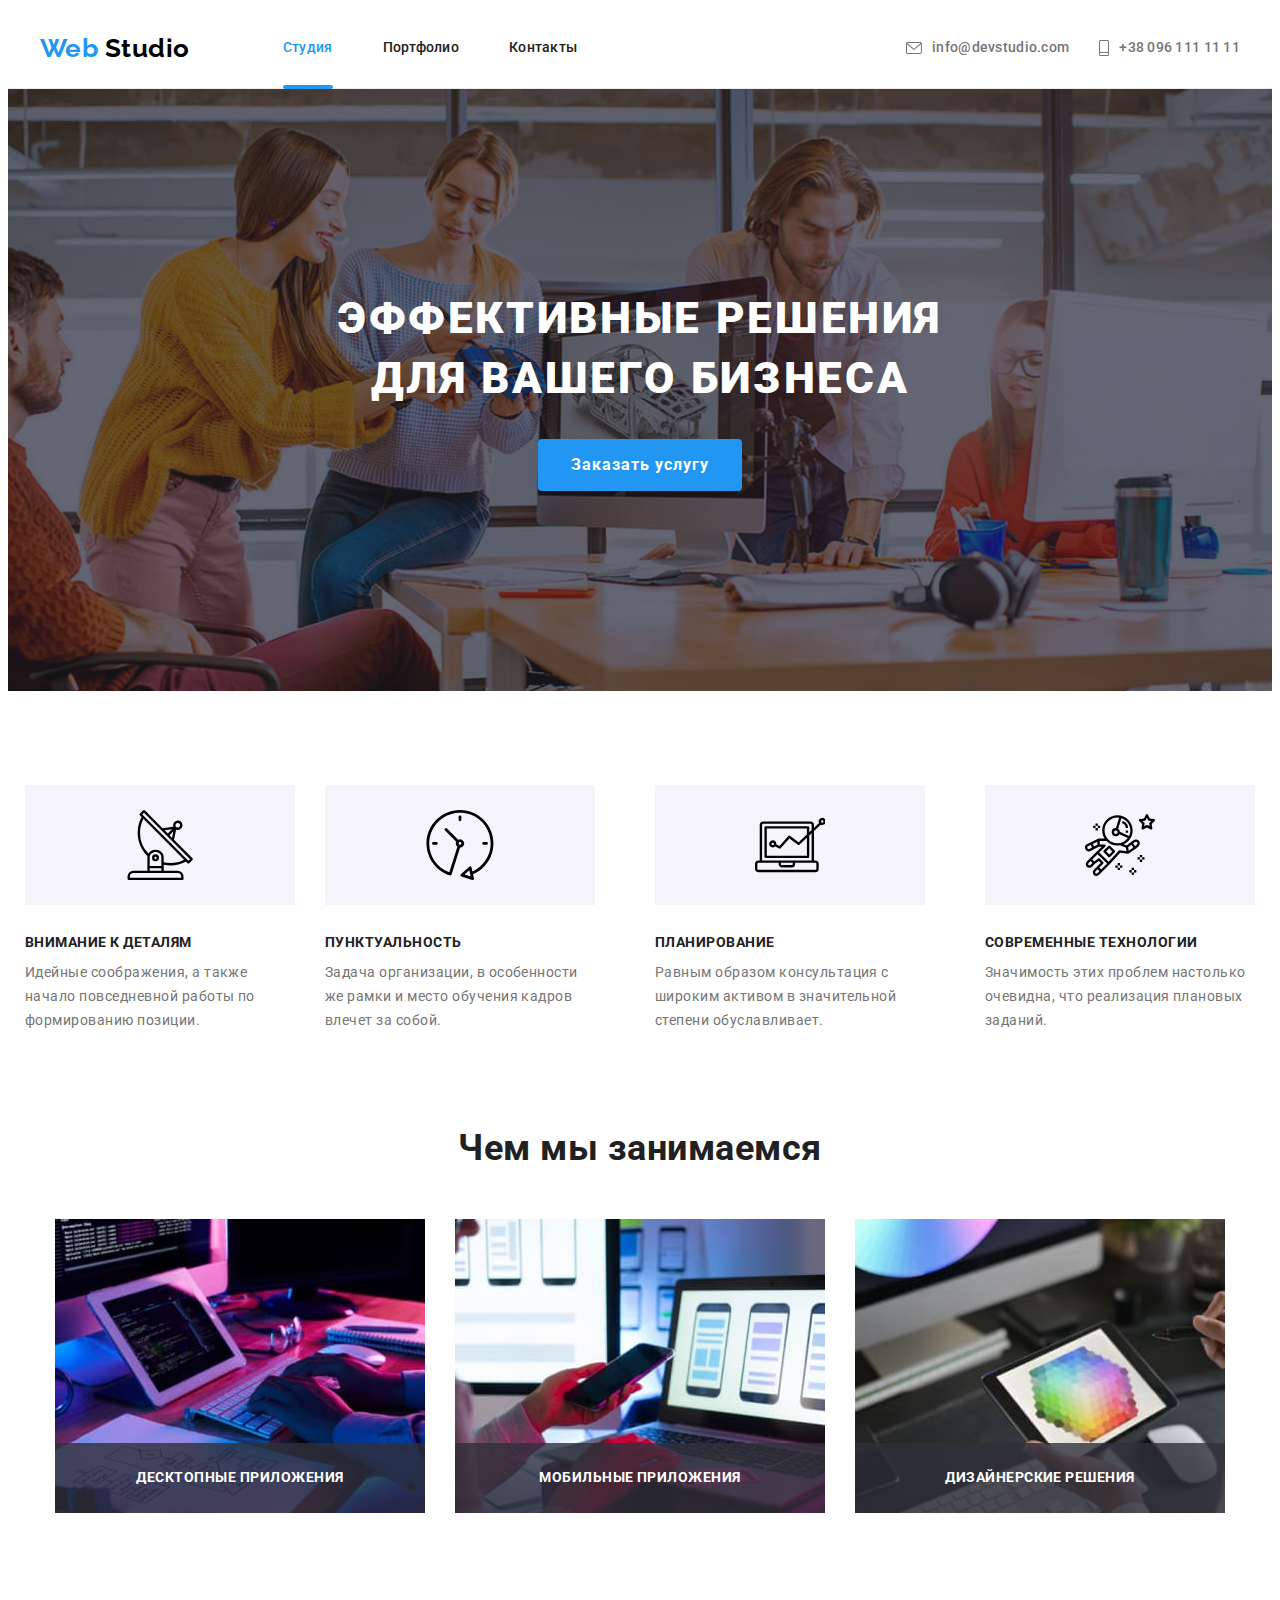
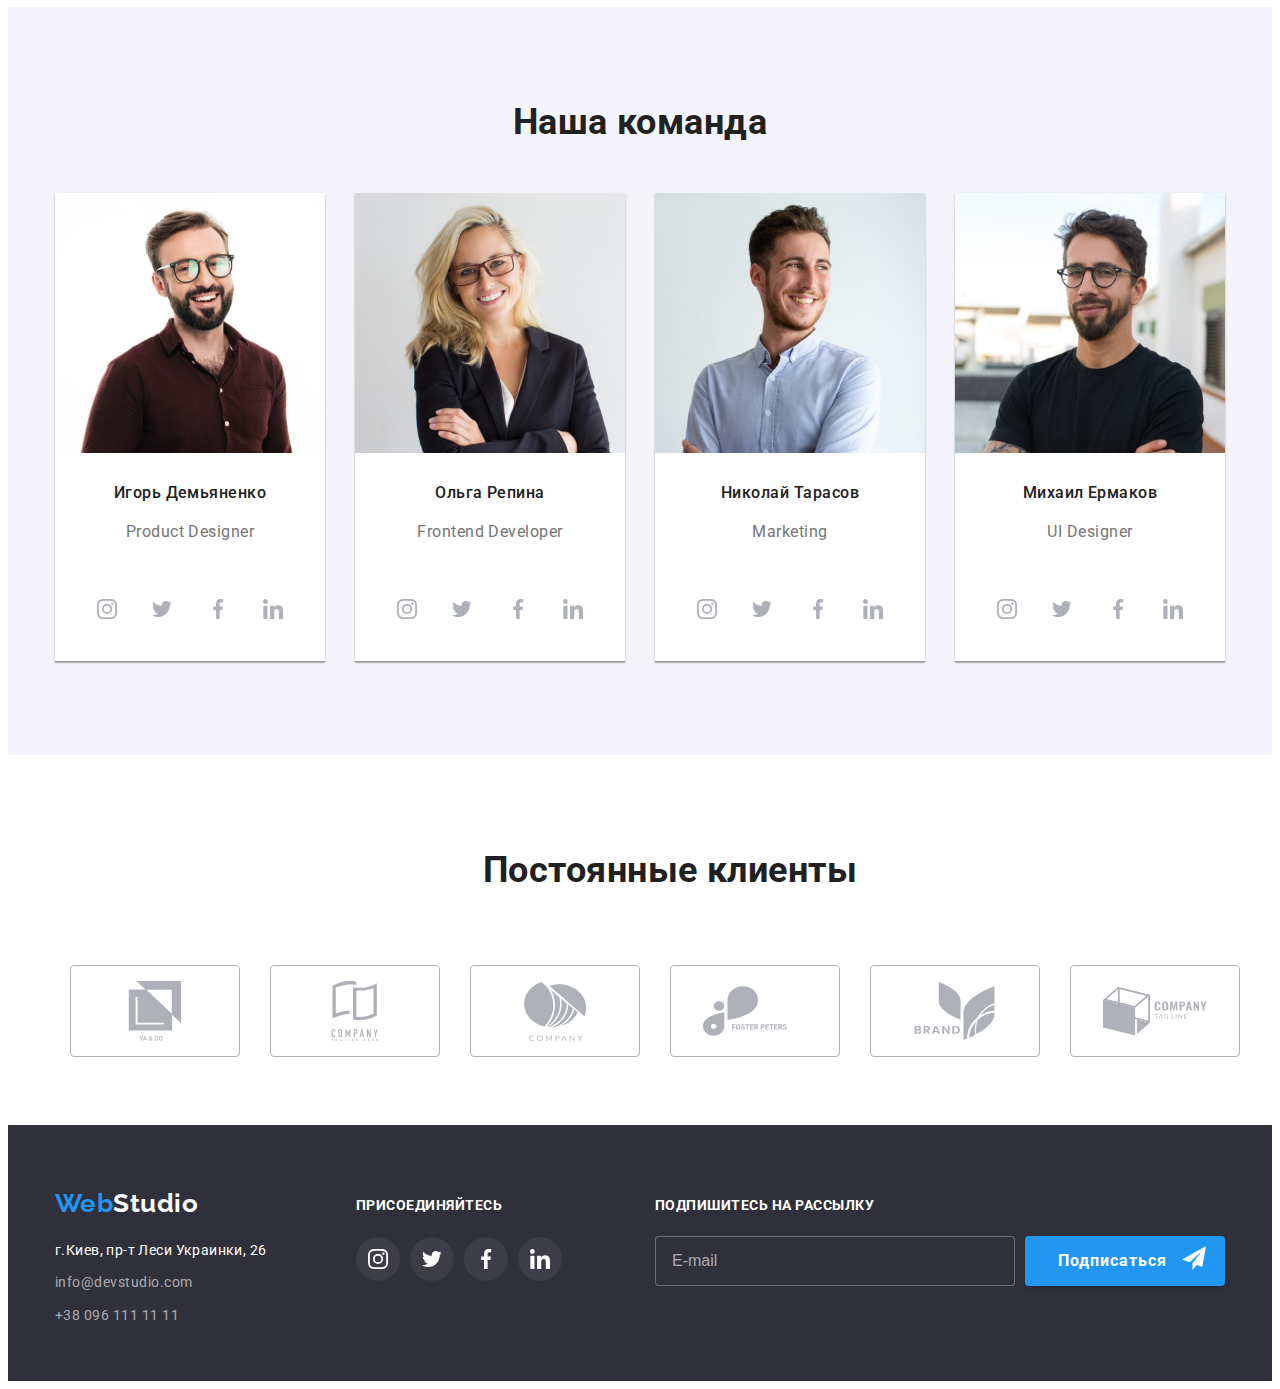
<file: index.html>
<!DOCTYPE html>
<html lang="ru">
<head>
    <meta charset="UTF-8">
    <meta http-equiv="X-UA-Compatible" content="IE=edge">
    <meta name="viewport" content="width=device-width, initial-scale=1.0">
    <title>Студия</title>
    <link rel="preconnect" href="https://fonts.googleapis.com"/>
    <link rel="preconnect" href="https://fonts.gstatic.com" crossorigin/>
    <link href="https://fonts.googleapis.com/css2?family=Raleway:wght@700&family=Roboto:wght@400;500;700;900&display=swap" rel="stylesheet"/>
      <link rel="stylesheet" href="https://github.com/sindresorhus/modern-normalize/blob/main/modern-normalize.css"/>
      <link rel="stylesheet" href="./css/styles.css" />
</head>

<body>
    <!--Шапка-->
  <header class="header">
      <!--Главная навигация-->
    <div class="container nav-flex">      
      <nav class="header-nav">
        <a class="logo-link link" href="./index.html">Web <span class="logo-black">Studio</span></a>
        <ul class="header-nav-list list"> 
          <li class="header-nav-item">
            <a class="header-nav-link link current" href="./index.html">Студия</a>
          </li>
          <li class="header-nav-item">
            <a class="header-nav-link link" href="./portfolio.html">Портфолио</a>
          </li>
          <li class="header-nav-item">
            <a class="header-nav-link link" href="">Контакты</a>
          </li>
        </ul>
      </nav>
          
        <!--Контакты-->

      <ul class="header-contact-list list">
          <li class="header-contact-item"> 
            <a class="header-contact-link link" href="mailto:info@devstudio.com">
              <svg class="contact-icon" width="16" height="12">
                <use href="./images/icons.svg#icon-envelope"></use>
              </svg>
              info@devstudio.com</a>
          </li>
          <li class="header-contact-item"> 
            <a class="header-contact-link link" href="tel:+380961111111">
              <svg class="contact-icon" width="10" height="16">
                <use href="./images/icons.svg#icon-mobile"></use>
              </svg>
              +38 096 111 11 11</a>
          </li>
        </ul>
  </div>
  </header>

     <!--Основной контент-->

<main>

    <!--Герой-->

      <section class="hero section">
       
         <h1 class="hero-title">Эффективные решения для вашего бизнеса</h1>
         <button class="hero-btn" type="button" data-modal-open>Заказать услугу</button>
       
      </section>

    <!--Особенности-->

      <section class="features-section section ">
        <div class="conteiner">
          <!-- h2 Особенности спрятать-->
          <h2 class="visually-hidden">Особенности</h2>
         <ul class="features-list list">

            <li class="features-item">
              <div class="features-icon-fon">
                <svg class="features-icon" width="70" height="70">
                  <use href="./images/icons.svg#icon-antenna"></use>
                </svg>
              </div>


              <h3 class="features-title">Внимание к деталям</h3>
              <p class="features-text">
                Идейные соображения, а также начало повседневной работы по 
                формированию позиции.
              </p>
            </li>

           <li class="features-item">
            <div class="features-icon-fon">
              <svg class="features-icon" width="70" height="70">
                <use href="./images/icons.svg#icon-clock"></use>
              </svg>
            </div>

              <h3 class="features-title">Пунктуальность</h3>
              <p class="features-text">Задача организации, в особенности же рамки и место обучения кадров влечет за собой.</p>
           </li>

            <li class="features-item">
              <li class="features-item">
                <div class="features-icon-fon">
                  <svg class="features-icon" width="70" height="70">
                    <use href="./images/icons.svg#icon-diagram"></use>
                  </svg>
                </div>

              <h3 class="features-title">Планирование</h3>
               <p class="features-text">Равным образом консультация с широким активом в значительной степени обуславливает.</p>
            </li>

            <li class="features-item">
              <li class="features-item">
                <div class="features-icon-fon">
                  <svg class="features-icon" width="70" height="70">
                    <use href="./images/icons.svg#icon-astronaut"></use>
                  </svg>
                </div>

              <h3 class="features-title">Современные технологии</h3>
              <p class="features-text">Значимость этих проблем настолько очевидна, что реализация плановых заданий.</p>
            </li>
        </ul>
        </div>
</section>
 
   <!--Чем мы занимаемся-->
   
<section class="work-section section">
  <div class="conteiner">
    <h2 class="section-title">Чем мы занимаемся</h2>
    <ul class="work-list list">
      <li class="work-item">
        <img src="./images/img-1.jpg" alt="Работник пишет код на клавиатуре" width="370" height="294" />
        <p class="work-text">Десктопные приложения</p>
      </li>
      <li class="work-item">
        <img src="./images/img-2.jpg" alt="Работник создает мобильное приложение" width="370" height="294" />
        <p class="work-text">Мобильные приложения</p>
      </li>
      <li class="work-item">
        <img src="./images/img-3.jpg" alt="Работник делает выбор палитры" width="370" height="294" />
        <p class="work-text">Дизайнерские решения</p>
      </li>
    </ul>
  </div>
</section>

   <!--Наша команда-->

<section class="team-section">
  <div class="conteiner">
      <h2 class="section-title">Наша команда</h2>
     <ul class="team-list list">
       <li class="team-item">
         <img 
         src="./images/ppl-1.jpg" 
         alt="Фото Игоря Демьяненко"
         width="270"
         height="260"
        />
        <div class="team-workers">
         <h3 class="team-worker">Игорь Демьяненко</h3>
         <p class="team-profession" lang="en">Product Designer</p>
                <ul class="team-social-list list">
                  <li class="team-social-item">
                    <a class="team-social-link link" href="">
                      <svg class="team-social-icon" width="20" height="20">
                        <use href="./images/icons.svg#icon-instagram"></use>
                      </svg>
                    </a>
                  </li>
                
                  <li class="team-social-item">
                    <a class="team-social-link link" href="">
                      <svg class="team-social-icon" width="20" height="20">
                        <use href="./images/icons.svg#icon-twitter"></use>
                      </svg>
                    </a>
                  </li>
                
                  <li class="team-social-item">
                    <a class="team-social-link link" href="">
                      <svg class="team-social-icon" width="20" height="20">
                        <use href="./images/icons.svg#icon-facebook"></use>
                      </svg>
                    </a>
                  </li>
                
                  <li class="team-social-item">
                    <a class="team-social-link link" href="">
                      <svg class="team-social-icon" width="20" height="20">
                        <use href="./images/icons.svg#icon-linkedin"></use>
                      </svg>
                    </a>
                  </li>
                </ul>       
        </div>
        </li>

       <li class="team-item">
         <img 
         src="./images/ppl-2.jpg" 
         alt="Фото Ольги Репиной"
         width="270"
         height="260"
        />
        <div class="team-workers">
         <h3 class="team-worker">Ольга Репина</h3>
         <p class="team-profession" lang="en">Frontend Developer</p>
                <ul class="team-social-list list">
                  <li class="team-social-item">
                    <a class="team-social-link link" href="">
                      <svg class="team-social-icon" width="20" height="20">
                        <use href="./images/icons.svg#icon-instagram"></use>
                      </svg>
                    </a>
                  </li>

                  <li class="team-social-item">
                    <a class="team-social-link link" href="">
                      <svg class="team-social-icon" width="20" height="20">
                        <use href="./images/icons.svg#icon-twitter"></use>
                      </svg>
                    </a>
                  </li>

                  <li class="team-social-item">
                    <a class="team-social-link link" href="">
                      <svg class="team-social-icon" width="20" height="20">
                        <use href="./images/icons.svg#icon-facebook"></use>
                      </svg>
                    </a>
                  </li>

                  <li class="team-social-item">
                    <a class="team-social-link link" href="">
                      <svg class="team-social-icon" width="20" height="20">
                        <use href="./images/icons.svg#icon-linkedin"></use>
                      </svg>
                    </a>
                  </li>
                </ul>
        </div>
        </li>

       <li class="team-item">
         <img 
         src="./images/ppl-3.jpg" 
         alt="Фото Николая Тарасова"
         width="270"
         height="260"
        />
        <div class="team-workers">
         <h3 class="team-worker">Николай Тарасов</h3>
         <p class="team-profession" lang="en">Marketing</p>
                <ul class="team-social-list list">
                  <li class="team-social-item">
                    <a class="team-social-link link" href="">
                      <svg class="team-social-icon" width="20" height="20">
                        <use href="./images/icons.svg#icon-instagram"></use>
                      </svg>
                    </a>
                  </li>
                
                  <li class="team-social-item">
                    <a class="team-social-link link" href="">
                      <svg class="team-social-icon" width="20" height="20">
                        <use href="./images/icons.svg#icon-twitter"></use>
                      </svg>
                    </a>
                  </li>
                
                  <li class="team-social-item">
                    <a class="team-social-link link" href="">
                      <svg class="team-social-icon" width="20" height="20">
                        <use href="./images/icons.svg#icon-facebook"></use>
                      </svg>
                    </a>
                  </li>
                
                  <li class="team-social-item">
                    <a class="team-social-link link" href="">
                      <svg class="team-social-icon" width="20" height="20">
                        <use href="./images/icons.svg#icon-linkedin"></use>
                      </svg>
                    </a>
                  </li>
                </ul>
        </div>
         </li>


       <li class="team-item">
         <img 
         src="./images/ppl-4.jpg" 
         alt="Фото Михаила Ермакова"
         width="270"
         height="260"
        />
        <div class="team-workers">
         <h3 class="team-worker">Михаил Ермаков</h3>
         <p class="team-profession" lang="en">UI Designer</p>
              <ul class="team-social-list list">
                <li class="team-social-item">
                  <a class="team-social-link link" href="">
                    <svg class="team-social-icon" width="20" height="20">
                      <use href="./images/icons.svg#icon-instagram"></use>
                    </svg>
                  </a>
                </li>
              
                <li class="team-social-item">
                  <a class="team-social-link link" href="">
                    <svg class="team-social-icon" width="20" height="20">
                      <use href="./images/icons.svg#icon-twitter"></use>
                    </svg>
                  </a>
                </li>
              
                <li class="team-social-item">
                  <a class="team-social-link link" href="">
                    <svg class="team-social-icon" width="20" height="20">
                      <use href="./images/icons.svg#icon-facebook"></use>
                    </svg>
                  </a>
                </li>
              
                <li class="team-social-item">
                  <a class="team-social-link link" href="">
                    <svg class="team-social-icon" width="20" height="20">
                      <use href="./images/icons.svg#icon-linkedin"></use>
                    </svg>
                  </a>
                </li>
              </ul>
        </div>
       </li>
     </ul> 
    </div>
 </section>

      <!-- Постоянные Клиенты -->
      <section class="client-section">
        <div class="container">
          <h2 class="client-title">Постоянные клиенты</h2>
          <ul class="client-list list">
      
            <li class="client-item">
              <a class="client-link link" href="">
                <svg class="client-icon" width="106" height="60">
                  <use href="./images/icons.svg#icon-yaco"></use>
                </svg>
              </a>
            </li>

            <li class="client-item">
              <a class="client-link link" href="">
                <svg class="client-icon" width="106" height="60">
                  <use href="./images/icons.svg#icon-company"></use>
                </svg>
              </a>
            </li>

            <li class="client-item">
              <a class="client-link link" href="">
                <svg class="client-icon" width="106" height="60">
                  <use href="./images/icons.svg#icon-company2"></use>
                </svg>
              </a>
            </li>

            <li class="client-item">
              <a class="client-link link" href="">
                <svg class="client-icon" width="106" height="60">
                  <use href="./images/icons.svg#icon-foster"></use>
                </svg>
              </a>
            </li>

            <li class="client-item">
              <a class="client-link link" href="">
                <svg class="client-icon" width="106" height="60">
                  <use href="./images/icons.svg#icon-brand"></use>
                </svg>
              </a>
            </li>

            <li class="client-item">
              <a class="client-link link" href="">
                <svg class="client-icon" width="106" height="60">
                  <use href="./images/icons.svg#icon-tag"></use>
                </svg>
              </a>
            </li>
          </ul>
        </div>
      </section>
    </main>

    <!--Подвал-->
    
<footer class="footer">
  <div class="container">
    <div class="footer-flex">
      <div class="footer-contacts-flex">
        <a class="logo link" href="./index.html">Web<span class="logo-white">Studio</span>
        </a>
        <!-- Список контактов -->
        <address class="footer-contact">
          <ul class="footer-contact-list list">
            <li class="footer-contact-item">
              <a class="footer-contact-link address link" href="https://goo.gl/maps/CdvJLRiEL6Q8Smko8" target="_blank"
                rel="noreferrer noopener">г.Киев, пр-т Леси Украинки, 26</a>
            </li>
            <li class="footer-contact-item">
              <a class="footer-contact-link link" href="mailto:info@devstudio.com">info@devstudio.com</a>
            </li>
            <li class="footer-contact-item">
              <a class="footer-contact-link link" href="tel:+380961111111">+38 096 111 11 11</a>
            </li>
          </ul>
        </address>
      </div>
      <div class="footer-social-flex">
        <p class="footer-social-text">Присоединяйтесь</p>
        <ul class="footer-social-list list">
          <li class="footer-social-item">
            <a class="footer-social-link" href="">
              <svg class="footer-social-icon" width="20" height="20">
                <use href="./images/icons.svg#icon-instagram"></use>
              </svg>
            </a>
          </li>

          <li class="footer-social-item">
            <a class="footer-social-link" href="">
              <svg class="footer-social-icon" width="20" height="20">
                <use href="./images/icons.svg#icon-twitter"></use>
              </svg>
            </a>
          </li>

          <li class="footer-social-item">
            <a class="footer-social-link" href="">
              <svg class="footer-social-icon" width="20" height="20">
                <use href="./images/icons.svg#icon-facebook"></use>
              </svg>
            </a>
          </li>

          <li class="footer-social-item">
            <a class="footer-social-link" href="">
              <svg class="footer-social-icon" width="20" height="20">
                <use href="./images/icons.svg#icon-linkedin"></use>
              </svg>
            </a>
          </li>
        </ul>
      </div>
      <div class="footer-submit">
        <p class="footer-submit-text">Подпишитесь на рассылку</p>
        <div class="footer-submit-form">
          <label class="footer-submit-label" for="submit-mail"></label>
          <input class="footer-submit-input" type="email" name="submit-mail" id="submit-mail" placeholder="E-mail">
          <button class="footer-submit-btn" type="submit">Подписаться</button>
        </div>
      </div>
    </div>
  </div>
</footer>


    <div class="backdrop is-hidden" data-modal>
      <div class="modal">
        <button type="button" class="close-btn" data-modal-close>
          <svg class="modal-icon" width="11" height="11">
            <use href="./images/icons.svg#icon-vector"></use>
          </svg>
        </button>

      <form class="form">
            <span class="form-title">Оставьте свои данные, мы вам перезвоним</span>
          <div class="form-field-section">
            <div class="form-field top-title">
              <label class="form-label" for="name">Имя</label>
              <input class="form-input" type="text" name="name" id="name">
              <svg class="input-icon" width="12" height="12">
                <use href="./images/icons.svg#icon-name"></use>
              </svg>
            </div>
            <div class="form-field">
              <label class="form-label" for="tel">Телефон</label>
              <input class="form-input" type="tel" name="tel" id="tel">
              <svg class="input-icon" width="12" height="12">
                <use href="./images/icons.svg#icon-tel"></use>
              </svg>
            </div>
            <div class="form-field">
              <label class="form-label" for="email">Почта</label>
              <input class="form-input" type="email" name="email" id="email">
              <svg class="input-icon" width="12" height="12">
                <use href="./images/icons.svg#icon-mail"></use>
              </svg>
            </div>
            </div>
            <div class="form-field">
              <label class="comment-label" for="comment">Комментарий</label>
              <textarea class="comment" name="comment" id="comment" rows="9" placeholder="Введите текст"></textarea>
            </div>
          
            <div class="form-field-chek">
          
              <label class="policy-label" for="policy"></a>
                <input class="form-checkbox" type="checkbox" name="policy" id="policy">
                <span class="icon-chek"></span>
                Соглашаюсь с рассылкой и принимаю <a class="policy-link" href="">Условия договора</a>
              </label>
          
            </div>
            <button class="form-btn" type="submit">Отправить</button>
          </form>     
      </div>
    </div>

    <script src="./js/modal.js"></script>
    
</body>
</html>
</file>
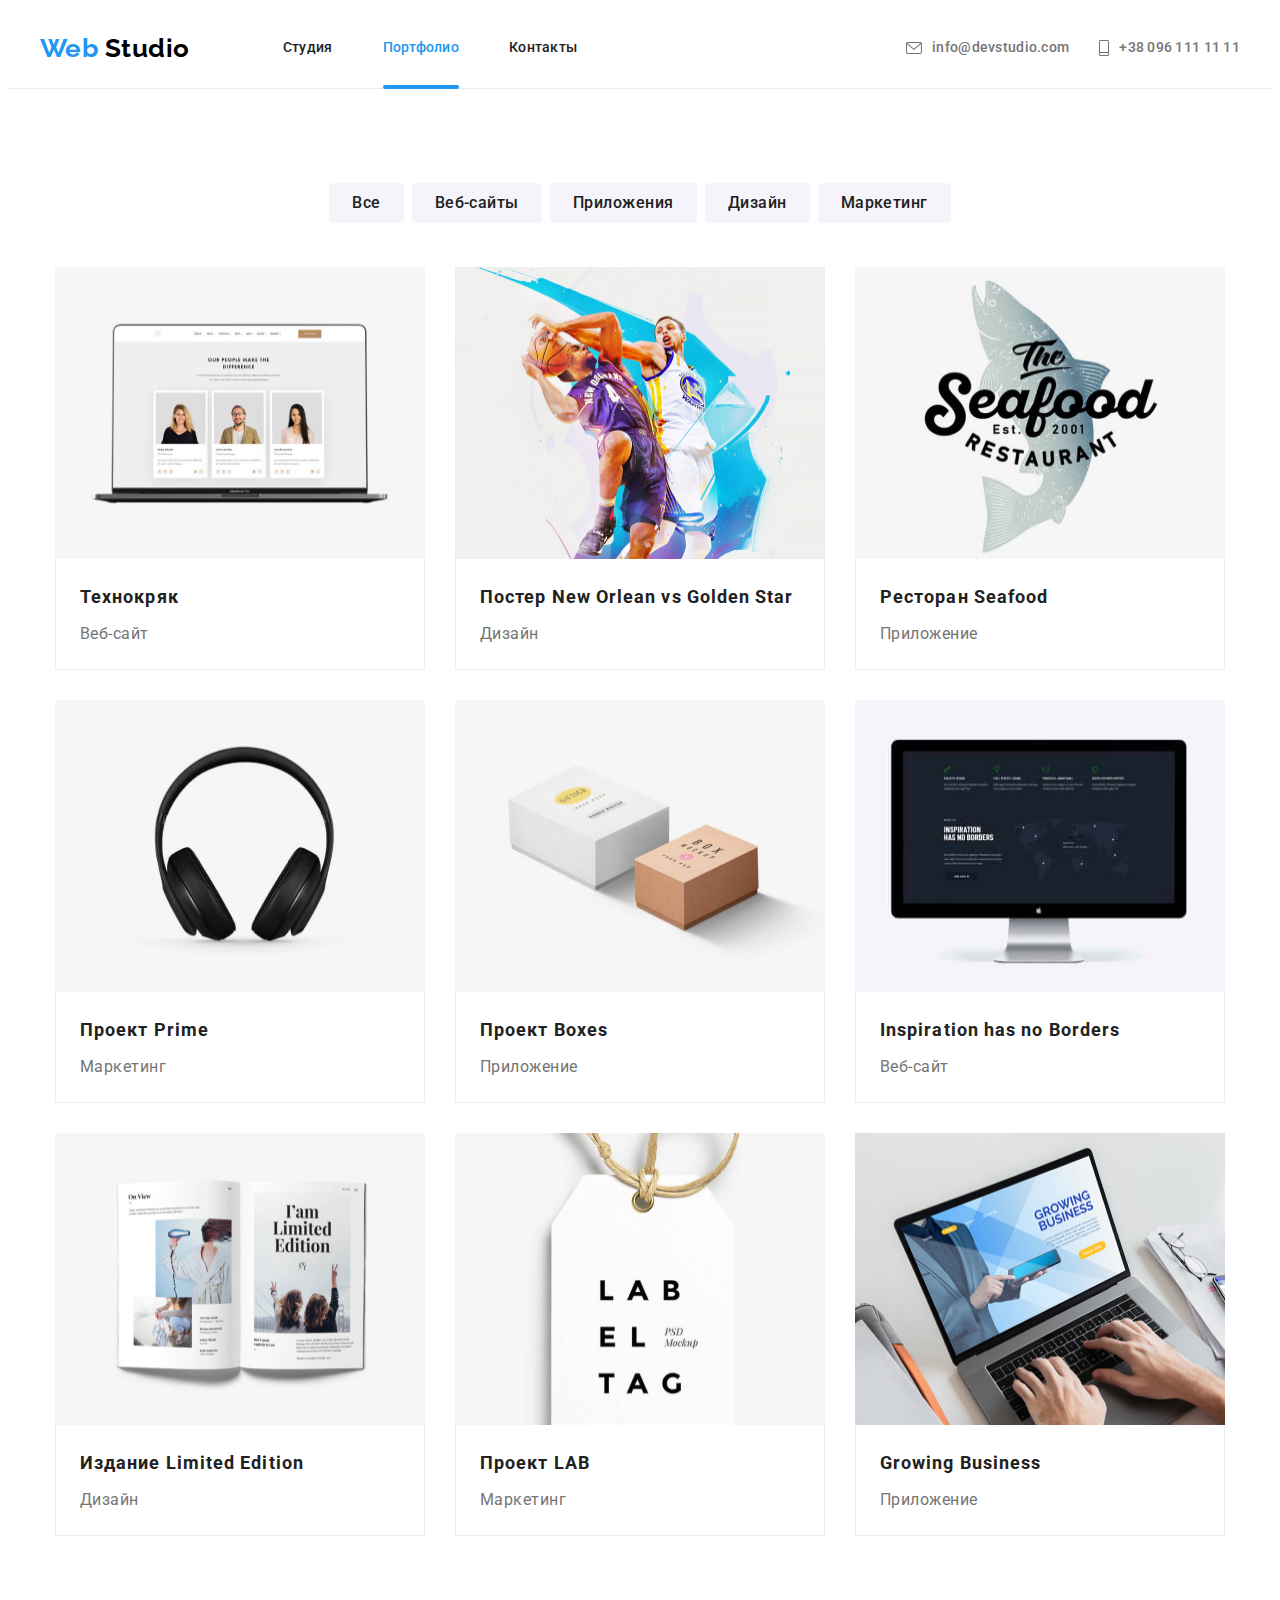
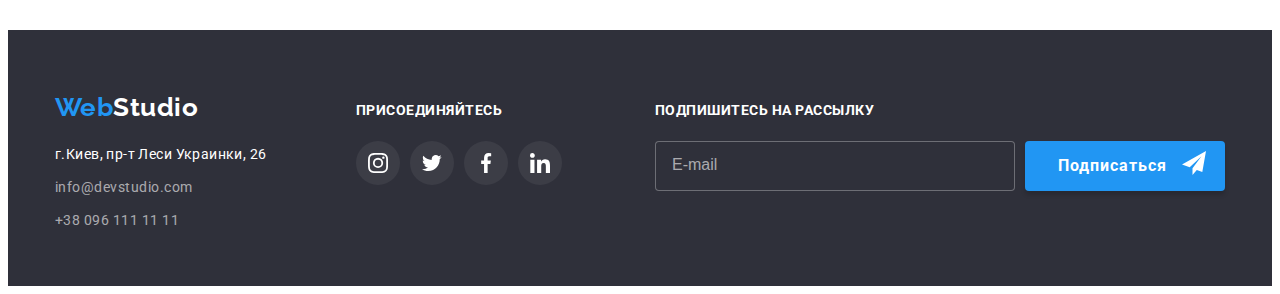
<file: portfolio.html>
<!DOCTYPE html>
<html lang="ru">
<head>
    <meta charset="UTF-8">
    <meta http-equiv="X-UA-Compatible" content="IE=edge">
    <meta name="viewport" content="width=device-width, initial-scale=1.0">
    <title>Портфолио</title>
    <link rel="preconnect" href="https://fonts.googleapis.com"/>
    <link rel="preconnect" href="https://fonts.gstatic.com" crossorigin/>
    <link href="https://fonts.googleapis.com/css2?family=Raleway:wght@700&family=Roboto:wght@400;500;700;900&display=swap" rel="stylesheet"/>    
    <link rel="stylesheet" href="https://github.com/sindresorhus/modern-normalize/blob/main/modern-normalize.css"/>
    <link rel="stylesheet" href="./css/styles.css"/>
</head>

<body>
    <!--Шапка-->
<header class="header">

    <!--Главная навигация-->
    <div class="container nav-flex">
        <nav class="header-nav">
            <a class="logo-link link" href="./index.html">Web <span class="logo-black">Studio</span></a>
            <ul class="header-nav-list list">
                <li class="header-nav-item">
                    <a class="header-nav-link link" href="./index.html">Студия</a>
                </li>
                <li class="header-nav-item">
                    <a class="header-nav-link link current" href="./portfolio.html">Портфолио</a>
                </li>
                <li class="header-nav-item">
                    <a class="header-nav-link link" href="">Контакты</a>
                </li>
            </ul>
        </nav>

        <!--Контакты-->

        <ul class="header-contact-list list">
            <li class="header-contact-item">
                <a class="header-contact-link link" href="mailto:info@devstudio.com">
                    <svg class="contact-icon" width="16" height="12">
                        <use href="./images/icons.svg#icon-envelope"></use>
                    </svg>
                    info@devstudio.com</a>
            </li>
            <li class="header-contact-item">
                <a class="header-contact-link link" href="tel:+380961111111">
                    <svg class="contact-icon" width="10" height="16">
                        <use href="./images/icons.svg#icon-mobile"></use>
                    </svg>
                    +38 096 111 11 11</a>
            </li>
        </ul>
    </div>
</header>

    <!--Основной контент-->

    <main>
    <section class="portfolio-section">
        <!--Фильтры-->
    <div class="conteiner">
       <ul class="portfolio-btn-list list">
         <li class="portfolio-btn-item"> 
          <button class="portfolio-btn" type="button">Все</button> 
         </li>
          <li class="portfolio-btn-item">
          <button class="portfolio-btn" type="button">Веб-сайты</button>
         </li>
         <li class="portfolio-btn-item">
          <button class="portfolio-btn" type="button">Приложения</button>
         </li>
         <li class="portfolio-btn-item">
         <button class="portfolio-btn" type="button">Дизайн</button>
         </li>
         <li class="portfolio-btn-item">
         <button class="portfolio-btn" type="button">Маркетинг</button>
         </li>
       </ul>
    </div>
    </section>

         <!--Примеры работ-->
    <section class="portfolio-section-project">
    <div class="conteiner">
        <ul class="portfolio-list list">
           <li class="portfolio-item"> 
            <div class="portfolio-description">
               <img 
               src="./images/techno.jpg" 
               alt="Веб-сайт Технокряк"
               width="370"
               height="292"
               />
            <div class="portfolio-overlay">
            <p class="portfolio-description-text">Ресурс предлагает комплексные предложения с разным уровнем функционала и сервисов. Все это позволит посетителю получить
            исчерпывающие сведения о компании или частном лице.</p>
            </div>
            </div>
            <div class="portfolio-border">
               <h2 class="portfolio-list-title">Технокряк</h2>
               <p class=" potrtfolio-list-text">Веб-сайт</p>
            </div>
           </li>
            <li class="portfolio-item">
            <div class="portfolio-description">
            <img 
            src="./images/neworlean.jpg" 
            alt="Парни играют в баскетбол" 
            width="370" 
            height="292" 
            />
            <div class="portfolio-overlay">
            <p class="portfolio-description-text">Ресурс предлагает комплексные предложения с разным уровнем функционала и сервисов. Все это позволит посетителю получить
            исчерпывающие сведения о компании или частном лице.</p>
            </div>
            </div>
            <div class="portfolio-border">
            <h2 class="portfolio-list-title">Постер New Orlean vs Golden Star</h2>
            <p  class="potrtfolio-list-text">Дизайн</p>
            </div>
            </li>
            <li class="portfolio-item">
            <div class="portfolio-description">
            <img 
            src="./images/seafood.jpg" 
            alt="Логотип ресторана Seafood" 
            width="370" 
            height="292" 
            />
            <div class="portfolio-overlay">
            <p class="portfolio-description-text">Ресурс предлагает комплексные предложения с разным уровнем функционала и сервисов. Все это позволит посетителю получить
            исчерпывающие сведения о компании или частном лице.</p>
            </div>
            </div>
            <div class="portfolio-border">
            <h2 class="portfolio-list-title">Ресторан Seafood</h2>
            <p  class="potrtfolio-list-text">Приложение</p>
            </div>
            </li>
            <li class="portfolio-item">
            <div class="portfolio-description">
            <img 
            src="./images/headphone.jpg" 
            alt="Большие наушники" 
            width="370" 
            height="292" 
            />
            <div class="portfolio-overlay">
                <p class="portfolio-description-text">Ресурс предлагает комплексные предложения с разным уровнем функционала и сервисов. Все это позволит посетителю получить
                исчерпывающие сведения о компании или частном лице.</p>
            </div>
            </div>
            <div class="portfolio-border">
            <h2 class="portfolio-list-title">Проект Prime</h2>
            <p class="potrtfolio-list-text">Маркетинг</p>
            </div>
            </li>
            <li class="portfolio-item">
            <div class="portfolio-description">
            <img 
            src="./images/boxes.jpg" 
            alt="Две коробки" 
            width="370" 
            height="292"
            />
            <div class="portfolio-overlay">
                <p class="portfolio-description-text">Ресурс предлагает комплексные предложения с разным уровнем функционала и сервисов. Все это позволит посетителю получить
                исчерпывающие сведения о компании или частном лице.</p>
            </div>
            </div>
            <div class="portfolio-border">
            <h2 class="portfolio-list-title">Проект Boxes</h2>
            <p class="potrtfolio-list-text">Приложение</p>
            </div>
            </li>
            <li class="portfolio-item">
            <div class="portfolio-description">
            <img 
            src="./images/monoblock.jpg" 
            alt="Веб-сайт Inspiration has no Borders" 
            width="370" 
            height="292" 
            />
            <div class="portfolio-overlay">
                <p class="portfolio-description-text">Ресурс предлагает комплексные предложения с разным уровнем функционала и сервисов. Все это позволит посетителю получить
                исчерпывающие сведения о компании или частном лице.</p>
            </div>
            </div>
            <div class="portfolio-border">
            <h2 class="portfolio-list-title" lang="en">Inspiration has no Borders</h2>
            <p class="potrtfolio-list-text">Веб-сайт</p>
            </div>
            </li>
            <li class="portfolio-item">
            <div class="portfolio-description">
            <img 
            src="./images/magazine.jpg" 
            alt="Разворот журнала" 
            width="370"
            height="292" 
            />
            <div class="portfolio-overlay">
                <p class="portfolio-description-text">Ресурс предлагает комплексные предложения с разным уровнем функционала и сервисов. Все это позволит посетителю получить
                исчерпывающие сведения о компании или частном лице.</p>
            </div>
            </div>
            <div class="portfolio-border">
            <h2 class="portfolio-list-title">Издание Limited Edition</h2>
            <p class="potrtfolio-list-text">Дизайн</p>
            </div>
            </li>
            <li class="portfolio-item">
            <div class="portfolio-description">
            <img 
            src="./images/tag.jpg" 
            alt="Бирка проекта LAB" 
            width="370" 
            height="292" 
            />
            <div class="portfolio-overlay">
                <p class="portfolio-description-text">Ресурс предлагает комплексные предложения с разным уровнем функционала и сервисов. Все это позволит посетителю получить
                исчерпывающие сведения о компании или частном лице.</p>
            </div>
            </div>
            <div class="portfolio-border">
            <h2 class="portfolio-list-title">Проект LAB</h2>
            <p class="potrtfolio-list-text">Маркетинг</p>
            </div>
            </li>
            <li class="portfolio-item">
            <div class="portfolio-description">
            <img 
            src="./images/printing.jpg"
            alt="Человек печатает на ноутбуке" 
            width="370" 
            height="292" 
            />
            <div class="portfolio-overlay">
                <p class="portfolio-description-text">Ресурс предлагает комплексные предложения с разным уровнем функционала и сервисов. Все это позволит посетителю получить
                исчерпывающие сведения о компании или частном лице..</p>
            </div>
            </div>
            <div class="portfolio-border">
            <h2 class="portfolio-list-title" lang="en">Growing Business</h2>
            <p class=" potrtfolio-list-text">Приложение</p>
            </div>
        </li>
        </ul>
    </div>
    </section>
</main>
<!--Подвал-->
<footer class="footer">
    <div class="container">
        <div class="footer-flex">
            <div class="footer-contacts-flex">
                <a class="logo link" href="./index.html">Web<span class="logo-white">Studio</span>
                </a>
                <!-- Список контактов -->
                <address class="footer-contact">
                    <ul class="footer-contact-list list">
                        <li class="footer-contact-item">
                            <a class="footer-contact-link address link" href="https://goo.gl/maps/CdvJLRiEL6Q8Smko8"
                                target="_blank" rel="noreferrer noopener">г.Киев, пр-т Леси Украинки, 26</a>
                        </li>
                        <li class="footer-contact-item">
                            <a class="footer-contact-link link" href="mailto:info@devstudio.com">info@devstudio.com</a>
                        </li>
                        <li class="footer-contact-item">
                            <a class="footer-contact-link link" href="tel:+380961111111">+38 096 111 11 11</a>
                        </li>
                    </ul>
                </address>
            </div>
            <div class="footer-social-flex">
                <p class="footer-social-text">Присоединяйтесь</p>
                <ul class="footer-social-list list">
                    <li class="footer-social-item">
                        <a class="footer-social-link" href="">
                            <svg class="footer-social-icon" width="20" height="20">
                                <use href="./images/icons.svg#icon-instagram"></use>
                            </svg>
                        </a>
                    </li>

                    <li class="footer-social-item">
                        <a class="footer-social-link" href="">
                            <svg class="footer-social-icon" width="20" height="20">
                                <use href="./images/icons.svg#icon-twitter"></use>
                            </svg>
                        </a>
                    </li>

                    <li class="footer-social-item">
                        <a class="footer-social-link" href="">
                            <svg class="footer-social-icon" width="20" height="20">
                                <use href="./images/icons.svg#icon-facebook"></use>
                            </svg>
                        </a>
                    </li>

                    <li class="footer-social-item">
                        <a class="footer-social-link" href="">
                            <svg class="footer-social-icon" width="20" height="20">
                                <use href="./images/icons.svg#icon-linkedin"></use>
                            </svg>
                        </a>
                    </li>
                </ul>
            </div>
            <div class="footer-submit">
                <p class="footer-submit-text">Подпишитесь на рассылку</p>
                <div class="footer-submit-form">
                    <label class="footer-submit-label" for="submit-mail"></label>
                    <input class="footer-submit-input" type="email" name="submit-mail" id="submit-mail"
                        placeholder="E-mail">
                    <button class="footer-submit-btn" type="submit">Подписаться</button>
                </div>
            </div>
        </div>
    </div>
</footer>
</body>

</html>
</file>
<file: css/styles.css>
:root {
    --primary-text-color: #212121;
    --secondary-text-color: #757575;
    --white-text-color: #ffffff;
    --accent-color: #2196f3;
    --black-logo-color: #000000;
    --footer-text-color: rgba(255, 255, 255, 0.6);
    --white-background-color: #ffffff;
    --hero-background-color: #2f303a;
    --team-background-color: #f5f4fa;
}


body {
    font-family: "Roboto", sans-serif;
    letter-spacing: 0.03em;
    background-color: var(--white-background-color);
    color: var(--primary-text-color);
}

/*----убираем точки списков----*/
.list {
    list-style: none;
}

/*----убираем подчеркивание ссылок----*/
.link {
    text-decoration: none;
}

/*----глобальный сброс margin, padding----*/
h1,
h2,
h3,
h4,
h5,
h6,
p,
ul {
    margin: 0;
    padding: 0;
}

img {
    display: block;
}

.container {
    width: 1200px;
    margin-left: auto;
    margin-right: auto;
    padding-left: 15px;
    padding-right: 15px;
}

.logo {
    font-family: "Raleway", sans-serif;
    font-weight: 700;
    font-size: 26px;
    line-height: 1.19;
    color: var(--accent-color);
    align-items: center;
    text-align: center;
}

.section-title {
    font-weight: 700;
    font-size: 36px;
    line-height: 1.17;
    text-align: center;
    color: var(--primary-text-color);
    margin-left: auto;
    margin-right: auto;

}


.features-icon-fon {
    display: flex;
    width: 270px;
    height: 120px;
    align-items: center;
    justify-content: center;
    flex-direction: column;
    margin-bottom: 30px;

    background-color: var(--team-background-color);
}

.footer-contact-link {
    font-family: 'Roboto';
    font-style: normal;
    font-size: 14px;
    line-height: 1.71;
    color: var(--footer-text-color);

    transition: color 250ms cubic-bezier(0.4, 0, 0.2, 1);
}

.footer-contact-link:hover,
.footer-contact-link:focus {
    color: var(--accent-color);
}

/*----Шапка----*/

.header {
    border-bottom: 1px solid #ececec;

    justify-content: center;
    display: flex;
    align-items: center;
}

.nav-flex {
    display: flex;
    align-items: center;
    justify-content: center;

}

.header-nav {
    justify-content: center;
    display: flex;
    align-items: center;
}

.logo-link {
    font-family: "Raleway", sans-serif;
    font-style: normal;
    font-weight: 700;
    font-size: 26px;
    line-height: 1.19;
    color: var(--accent-color);
}

.logo-black {
    color: var(--black-logo-color);
}

.header-nav-list {
    display: flex;
    margin-left: 93px;
}

.header-nav-item:not(:last-child) {
    margin-right: 50px;
}

.header-nav-link {
    display: block;
    padding-top: 32px;
    padding-bottom: 32px;

    font-weight: 500;
    font-size: 14px;
    line-height: 1.14;
    letter-spacing: 0.02em;
    color: var(--primary-text-color);

    position: relative;

    transition: color 250ms cubic-bezier(0.4, 0, 0.2, 1);
}


.header-contact-list {
    display: flex;
    margin-left: auto;

}

.header-contact-item+.header-contact-item {
    margin-left: 30px;

}

.header-nav-link.current {
    color: var(--accent-color)
}


.header-nav-link.current::after {
    position: absolute;

    display: block;
    content: '';
    width: 100%;
    height: 4px;
    border-radius: 2px;
    bottom: -1px;

    background-color: var(--accent-color);
}

.header-contact-link {
    font-weight: 500;
    font-size: 14px;
    line-height: 1.14;
    letter-spacing: 0.02em;
    color: var(--secondary-text-color);

    justify-content: center;
    display: inline-flex;
    align-items: center;
    padding: 32px 0px 32px;

    transition: color 250ms cubic-bezier(0.4, 0, 0.2, 1);
}

.contact-icon {
    margin-right: 10px;
    fill: currentColor;
}

.header-nav-link:hover,
.header-nav-link:focus,
.header-contact-link:hover,
.header-contact-link:focus {
    color: var(--accent-color);
}


/*----Герой----*/

.hero {
    background-color: var(--hero-background-color);

    padding-top: 200px;
    padding-bottom: 200px;
    text-align: center;

    max-width: 1600px;
    margin-left: auto;
    margin-right: auto;

    background-image: linear-gradient(to right,
            rgba(47, 48, 58, 0.4),
            rgba(47, 48, 58, 0.4)),
        url(../images/hero.jpg);
    background-color: var(--hero-background-color);
    background-repeat: no-repeat;
    background-position: center;
    background-size: cover;

    text-align: center;
}

.hero-title {
    margin-bottom: 30px;
    margin-left: auto;
    margin-right: auto;
    max-width: 696px;


    font-weight: 900;
    font-size: 44px;
    line-height: 1.36;
    text-align: center;
    letter-spacing: 0.06em;
    text-transform: uppercase;
    color: var(--white-text-color);
}


.hero-btn {
    font-family: 'Roboto', sans-serif;
    font-weight: 700;
    font-size: 16px;
    line-height: 1.88;
    align-items: center;
    text-align: center;
    letter-spacing: 0.06em;

    background-color: var(--accent-color);
    color: var(--white-text-color);
    cursor: pointer;

    min-width: 200px;
    display: inline-block;
    border-radius: 4px;
    padding: 10px 32px;
    border: 1px solid transparent;

    transition: background-color 250ms cubic-bezier(0.4, 0, 0.2, 1),
        color 250ms cubic-bezier(0.4, 0, 0.2, 1);
}

.hero-btn:hover,
.hero-btn:focus {
    background-color: var(--white-text-color);
    color: var(--accent-color);
}

/*----Особенности----*/


.features-section {
    max-width: 1170px;
    padding-top: 94px;
    padding-bottom: 94px;
    margin: 0 auto;

    justify-content: center;
    display: flex;
    align-items: center;

    background-color: var(--white-background-color);
}

.features-section-item {

    justify-content: center;
    display: flex;
    align-items: center;

}

.features-list {
    justify-content: center;
    display: flex;
    align-items: center;
}

.visually-hidden {
    position: absolute;

    width: 1px;
    height: 1px;
    margin: -1px;
    padding: 0;

    overflow: hidden;
    border: 0;
    clip: rect(0 0 0 0);
}

.features-item:not(:last-child) {
    margin-right: 30px;
    max-width: 270px;
}

.features-icon {
    align-items: center;
}

.features-title {
    font-weight: 700;
    font-size: 14px;
    line-height: 1.14;
    text-transform: uppercase;

    display: flex;

    margin-bottom: 10px;
}

.features-text {
    font-size: 14px;
    line-height: 1.71;
    color: var(--secondary-text-color);

}

/*----Список занятий----*/

.work-section {

    justify-content: center;
    display: flex;
    align-items: center;

    padding-bottom: 94px;
}

.work-list {
    display: flex;
}

.work-item {
    position: relative;

    max-height: 294px;
}


.work-item:not(:last-child) {
    margin-right: 30px;

}

.work-text {
    width: 100%;
    position: absolute;

    bottom: 0;
    left: 0;


    padding: 27px 0px;

    font-weight: bold;
    font-size: 14px;
    line-height: 1.14;
    text-align: center;
    text-transform: uppercase;

    color: var(--white-text-color);
    background-color: rgba(47, 48, 58, 0.8);


}

.section-title {
    margin-bottom: 50px;
    margin-right: auto;
    margin-left: auto;

    justify-content: center;
    display: flex;
    align-items: center;
}

/*----Команда----*/

.team-section {
    background-color: var(--team-background-color);
    padding-top: 94px;
    padding-bottom: 94px;

    justify-content: center;
    display: flex;
    align-items: center;
}

.team-list {
    display: flex;
}

.team-item {
    display: block;
    max-width: 270px;
    box-shadow: 0px 1px 3px rgba(0, 0, 0, 0.12), 0px 1px 1px rgba(0, 0, 0, 0.14),
        0px 2px 1px rgba(0, 0, 0, 0.2);
    background-color: var(--white-background-color);
}

.team-item:not(:last-child) {
    margin-right: 30px;
}

.team-workers {
    padding: 0px 30px 0px;
    background-color: var(--white-text-color);


}

.team-worker {
    font-weight: 500;
    font-size: 16px;
    line-height: 1.19;
    text-align: center;
    padding-top: 30px;
    padding-bottom: 10px;

}

.team-profession {
    font-size: 16px;
    line-height: 1.19;
    text-align: center;
    color: var(--secondary-text-color);
    padding-bottom: 30px;
    margin-top: 10px;
}

.team-social-list {
        display: flex;
    
        padding-bottom: 30px;
    
        margin-top: 16px;
        list-style: none;
        justify-content: space-between;
        align-items: center;

}

.team-social-item {
    width: 44px;
    height: 44px;
}

.team-social-link {
    width: 44px;
    height: 44px;
    display: block;
    border-radius: 50%;
    color: #afb1b8;
    background-color: var(--white-background-color);

    transition: background-color 250ms cubic-bezier(0.4, 0, 0.2, 1),
        color 250ms cubic-bezier(0.4, 0, 0.2, 1);
}

.team-social-link:hover,
.team-social-link:focus {
    color: #ffffff;
    background-color: var(--accent-color);
}

.team-social-icon {
    margin: 12px 0px 0px 12px;
    fill: currentColor;

}

/* ----Постоянные Клиенты----- */

.client-section {

        max-width: 1170px;
        padding-top: 94px;
        padding-bottom: 94px;
    
        align-items: center;
        line-height: 1.17;
        justify-content: center;
        margin-right: auto;
        margin-left: auto;
       
}

.client-title {
    margin-bottom: 50px;

    font-weight: 700px;
    font-size: 36px;
    line-height: 1.17;
    text-align: center;
    
    
}

.client-list {

    display: flex;

    list-style: none;
    justify-content: space-between;
    align-items: center;

}

.client-item {
   
    display: flex;
    align-items: center;
    margin-right: 30px;
    height: 90px;
    padding-right: 10;
    justify-content: center;

      
    transition: border-color 250ms cubic-bezier(0.4, 0, 0.2, 1),
    color 250ms cubic-bezier(0.4, 0, 0.2, 1);
}

.client-item+.client-item {
    margin-right: 30px;
}
.client-item:not(:last-child) {
    margin-right: 30px;
}

.client-link {
                 
            height: 92px;
            width: 170px;
        
            display: flex;
            border: 1px solid #afb1b8;
            color: #afb1b8;
            background-color: #fff;
        
            margin-top: 50px;
            box-sizing: border-box;
            border-radius: 4px;
            align-items: center;
    
        transition: border-color 250ms cubic-bezier(0.4, 0, 0.2, 1),
        color 250ms cubic-bezier(0.4, 0, 0.2, 1);
}

.client-link:hover,
.client-link:focus {
    color: var(--accent-color);
    border-color: var(--accent-color);
}

.client-icon {
        display: flex;
        fill: currentColor;
        align-items: center;
        padding-left: 32px;
        padding-right: 32px;
        padding-top: 16px;
        padding-bottom: 16px;

        
}

.client-item:hover,
.client-item:focus {
    color: var(--accent-color);
    border-color: var(--accent-color);
}

/*----Подвал----*/

.footer {
    padding-top: 60px;
      
    
        background-color: var(--hero-background-color);;

}

/*----Список контактов----*/

.footer-flex {
        justify-content: center;
        display: flex;
        align-items: center;

            margin: 0;
            padding: 0;
            list-style: none;
     
       
}

.footer-social-text {
    padding: 20px 0px 10px 0px;
    margin-top: 0px;
    margin-bottom: 20px;
    font-weight: 700;
    font-size: 14px;
    line-height: 1.14px;
    text-transform: uppercase;
    color: var(--white-text-color);
}

/*-      margin-top: 20px;
     margin-bottom: 50px;
     display: block;
     margin-left: auto;
     margin-right: auto;-*/

.footer-social-flex {
        margin-left: 70px;
        width: 206px;
    
        margin-bottom: 100px;

   
}

.footer-social-list {
    display: flex;
    padding: 0;
    margin-top: 0;
    list-style: none;
    justify-content: space-between;
    align-items: center;
}

.footer-social-item {
    width: 44px;
    height: 44px;
}

.footer-social-link {
    width: 44px;
    height: 44px;
    display: block;
    border-radius: 50%;
    color: #ffffff;
    background-color: #ffffff10;

    transition: background-color 250ms cubic-bezier(0.4, 0, 0.2, 1),
        color 250ms cubic-bezier(0.4, 0, 0.2, 1);
}

.footer-social-link:hover,
.footer-social-link:focus {
    color: #ffffff;
    background-color: var(--accent-color);
}

.footer-social-icon {
    margin: 12px 0px 0px 12px;
    fill: currentColor;
}

.footer-contact {
    margin-top: 20px;
    margin-bottom: 50px;
    display: block;
    margin-left: auto;
    margin-right: auto;

    letter-spacing: 0.03em;
    align-items: center;
}

.footer-contact-link.address {
    color: var(--white-text-color);
    display: block;
    margin-left: auto;
    margin-right: auto;
    min-width: 231px;
    letter-spacing: 0.03em;


}

.footer-contact-item,
.footer-contact-item {
    margin-top: 9px;

}

.footter-section {
   
    justify-content: center;
    display: flex;
    align-items: center;

    margin-right: auto;
    margin-left: 215px;
    padding-right: 1170px;
    padding-left: 195px;

}

.logo-white {
    color: var(--white-text-color);
}

/*----Submit----*/


.footer-submit {
    /* width: 570px; */
   
    margin-left: 93px;
    align-items: baseline;
  
}

.footer-submit-text {
   
    padding: 20px 0px 10px 0px;
    margin-top: 0px;
    margin-bottom: 20px;
    font-weight: 700;
    font-size: 14px;
    line-height: 1.14px;
    text-transform: uppercase;

    color: var(--white-text-color);
}

.footer-submit-form{
    display: inline-flex;
    width: 570px;
    max-height: 90px;
    margin-left: 0px;
    margin-top: 0px;
    margin-bottom: 95px;
}

.footer-submit-input {
    width: 358px;
    max-height: 50px;
    margin: 0;
    padding: 13px 16px;
    border-radius: 4px;

    border: 1px solid rgba(255, 255, 255, 0.3);
    background-color: var(--hero-background-color);
    color: var(--white-text-color);
}

.footer-submit-input::placeholder {
    font-size: 16px;
    line-height: 1.25;

    color: rgba(255, 255, 255, 0.6);
}

.footer-submit-btn {
    
    padding-top: 10px;
    padding-bottom: 10px;
    padding-right: 35px;
    padding-left: 10px;


    min-width: 200px;
    height: 50px;
    border: none;
    margin: 0;
    box-shadow: 0px 4px 4px rgba(0, 0, 0, 0.15);
    border-radius: 4px;

    background-color: var(--accent-color);
    
    color: var(--white-text-color);

    font-family: 'Roboto';
    font-style: normal;
    font-weight: 700;
    font-size: 16px;
    line-height: 1.87;
    letter-spacing: 0.06em;

    cursor: pointer;
    
    
    margin-left: 10px;
       
}


.footer-submit-btn::after {
    position: absolute;
 
    content: '';
    display: inline-block;
    width: 24px;
    height: 24px;
    margin-left: 15px;
    max-height: 50px;
    
    background-image: url(../images/icon-send.svg);

}

.icon-send {
    margin-left: 10px;
    width: 24px;
    height: 24px;
    fill: var(--icon-main-color);
}

/*----Портфолио----*/

.portfolio-section {
    background-color: var(--white-background-color);
    padding-top: 94px;
    padding-bottom: 0px;

}

.portfolio-btn-list {
    display: flex;
    justify-content: center;
    margin-bottom: -50px;
}

.portfolio-btn-item:not(:last-child) {
    margin-right: 8px;

}

.portfolio-item:hover .portfolio-overlay {
    transform: translateY(0);
}

.portfolio-description {
    position: relative;
    overflow: hidden;
}

.portfolio-overlay {
    position: absolute;

    display: inline-block;
    content: '';
    width: 100%;
    height: 100%;
    top: 0;
    left: 0;

    background-color: rgba(33, 150, 243, 0.9);

    transform: translateY(100%);
    transition: transform 250ms cubic-bezier(0.4, 0, 0.2, 1);

}

.portfolio-description-text {
    position: absolute;
    top: 0;
    left: 0;

    padding: 63px 24px;

    font-size: 18px;
    line-height: 1.56;

    color: var(--white-text-color);
}

.portfolio-btn {
    font-family: 'Roboto', sans-serif;
    font-weight: 500;
    font-size: 16px;
    line-height: 1.63;
    text-align: center;
    letter-spacing: 0.03em;
    background-color: var(--team-background-color);
    color: var(--primary-text-color);
    cursor: pointer;

    display: inline-block;
    min-width: 73px;
    border-radius: 4px;
    border: 1px solid transparent;
    padding: 6px 22px;

    transition: background-color 250ms cubic-bezier(0.4, 0, 0.2, 1),
        color 250ms cubic-bezier(0.4, 0, 0.2, 1),
        box-shadow 250ms cubic-bezier(0.4, 0, 0.2, 1);

}

.portfolio-btn:hover,
.portfolio-btn:focus {
    background-color: var(--accent-color);
    color: var(--white-text-color);
    box-shadow: 0px 3px 1px rgba(0, 0, 0, 0.1), 0px 1px 2px rgba(0, 0, 0, 0.08),
        0px 2px 2px rgba(0, 0, 0, 0.12);
}

/*----Примеры работ----*/

.portfolio-list {
    display: flex;
    flex-wrap: wrap;
    margin: -15px;

    justify-content: center;
    display: flex;
    align-items: center;

}

.portfolio-item {
    background-color: var(--white-background-color);
    margin: 15px;
    display: block;

    transition: box-shadow 250ms cubic-bezier(0.4, 0, 0.2, 1);
}

.portfolio-item:hover,
.portfolio-item:focus {
    box-shadow: 0px 3px 1px rgba(0, 0, 0, 0.1), 0px 1px 2px rgba(0, 0, 0, 0.08),
        0px 2px 2px rgba(0, 0, 0, 0.12);
}

.portfolio-border {
    border: 1px solid #eeeeee;
    border-top: transparent;
    padding: 20px 24px;


}

.portfolio-section-project {
    max-width: 1170px;
    justify-content: center;
    display: flex;
    align-items: center;

    margin-right: auto;
    margin-left: auto;

    padding-top: 94px;
    padding-bottom: 94px;
}

.portfolio-list-title {
    font-weight: 700;
    font-size: 18px;
    line-height: 2;
    letter-spacing: 0.06em;
    color: var(--primary-text-color);



}

.potrtfolio-list-text {
    font-size: 16px;
    line-height: 1.87;
    color: var(--secondary-text-color);

    margin-top: 4px;

}

/* ----------------MODAL--------------------- */

.backdrop {
        position: fixed;
        opacity: 1;
        visibility: visible;
        top: 0;
        bottom: 0;
        left: 0;
        right: 0;
        width: 100%;
        height: 100%;
        background-color: rgba(0, 0, 0, 0.2);
        transition: opacity 250ms var(--timing-function),
        visibility 250ms var(--timing-function);
}

.backdrop.is-hidden {
    opacity: 0;
    visibility: hidden;
    pointer-events: none;
}

.backdrop.is-hidden .modal {
    transform: scale(2);
}

.modal {
        width: 528px;
        min-height: 581px;
        position: relative;
        
        left: 50%;
        top: 50%;
        transform: translate(-50%, -50%);
                
        padding-left: 41px;
        padding-right: 39px;
        padding-top: 40px;
        padding-bottom: 40px;
    
        background-color: #fff;
        box-shadow: 0px 1px 3px rgba(0, 0, 0, 0.12), 0px 1px 1px rgba(0, 0, 0, 0.14),
            0px 2px 1px rgba(0, 0, 0, 0.2);
        border-radius: 4px;
    
        transition: transform 250ms var(--timing-function);
}

.modal-icon {
    fill: var(--black-logo-color);
    transition: fill 250ms cubic-bezier(0.4, 0, 0.2, 1);
   
}


.close-btn {
             position: absolute;
        
            display: flex;
            align-items: center;
            justify-content: center;
        
            right: 8px;
            top: 8px;
            background-color: transparent;
            border-radius: 50%;
            width: 30px;
            height: 30px;
            border: 1px solid rgba(0, 0, 0, 0.1);
            
        
            cursor: pointer;
}


.close-btn:hover .modal-icon {
    fill: var(--accent-color)
}



/*----Form----*/

.form {
        position:
        width: 528px;
        margin-top: -10px;
        margin-left: -35px;
        margin-right: -39px;
        padding-left: 40px;
        padding-right: 10px;
        padding-top: 10px;
        padding-bottom: 10px;
}

.form-title {
width: 448px;
            font-weight: 700;
            font-size: 20px;
            line-height: 1.15;
            text-align: center;
            line-height: 24px;
               
}

.top-title {
    margin-top: 12px;
    max-width: 448px;
    
}

.form-field-section{
       
        max-width: 150px;
        
        flex-direction: column;
        margin-bottom: 10px
}

.form-field {
        position: relative;
        width: 448px;
        display: flex;
        flex-direction: column;
        margin-bottom: 10px
}

.form-label{
    align-items: center;
    width: 500px;
    max-height: 342px;
    font-size: 12px;
    line-height: 1.17;
    letter-spacing: 0.01em;
    color: var(--secondary-text-color);
    margin-bottom: 4px;
}

.comment-label {
   
    margin-right: 39px;
    font-size: 12px;
    line-height: 1.17;
    letter-spacing: 0.01em;
    color: var(--secondary-text-color);
    margin-bottom: 4px;

}
.form-input {
    width: 400px;
    margin: 0;
    padding: 11px 42px;
    border: 1px solid rgba(33, 33, 33, 0.2);
    border-radius: 4px;

    transition: border-color 250ms cubic-bezier(0.4, 0, 0.2, 1);
}

.form-input:hover,
.form-input:focus {
    outline: none;
    border-color: var(--accent-color);
}


.input-icon {
    position: absolute;
    top: 50%;
    left: 15px;
    transform: translateY(25%);

    display: inline-block;
    width: 12px;
    height: 12px;

    transition: fill 250ms cubic-bezier(0.4, 0, 0.2, 1);
}

.form-input:hover~.input-icon,
.form-input:focus~.input-icon {
    fill: var(--accent-color)
}

textarea {
    resize: none;
    border: 1px solid rgba(33, 33, 33, 0.2);
    border-radius: 4px;
    padding: 12px 16px;
    font-size: 12px;
    line-height: 1.17;
    letter-spacing: 0.01em;
    width: 448px;
    height: 120px;

    transition: border-color 250ms cubic-bezier(0.4, 0, 0.2, 1);
}

textarea:hover,
textarea:focus {
    outline: none;
    border-color: var(--accent-color);
}

.comment::placeholder {
    font-size: 12px;
    line-height: 1.17;
    letter-spacing: 0.01em;
    color: rgba(117, 117, 117, 0, 5);
}

.form-field-chek {
    padding-left: 14px;
    margin-top: 25px;
    margin-bottom: 30px;
}

.icon-chek {
    display: inline-block;
    width: 16px;
    height: 15px;
    border: 2px solid #212121;
    border-radius: 2px;
    margin-right: 7px;
}

.form-checkbox {
    position: absolute;

    width: 1px;
    height: 1px;
    margin: -1px;
    padding: 0;

    overflow: hidden;
    border: 0;
    clip: rect(0 0 0 0);
}

.form-checkbox:checked+.icon-chek {
    background-image: url(../images/icon-check.svg);
    background-position: center;
    background-repeat: no-repeat;
    background-color: var(--accent-color);
    background-origin: border-box;
    border-color: var(--accent-color);
}

.policy-label {
    display: flex;
    align-items: center;
    font-size: 14px;
    line-height: 1.71;
    color: var(--secondary-text-color);
}

.policy-link {
    margin-left: 4px;
    color: rgba(33, 150, 243, 1);
}

.form-btn {
    display: flex;
    align-items: center;
    justify-content: center;

    margin: 0 auto;
    padding: 10px 56px;

    border: none;
    border-radius: 4px;
    text-align: center;
    text-decoration: none;
    font-family: 'Roboto';
    font-style: normal;
    font-weight: 700;
    font-size: 16px;
    line-height: 1.87;
    letter-spacing: 0.06em;
    cursor: pointer;

    background-color: var(--accent-color);
    box-shadow: 0px 4px 4px rgba(0, 0, 0, 0.15);
    color: var(--white-text-color);

    transition: background-color 250ms cubic-bezier(0.4, 0, 0.2, 1);
}

.form-btn:hover,
.form-btn:focus {
    background-color: #188CE8;
}
</file>
